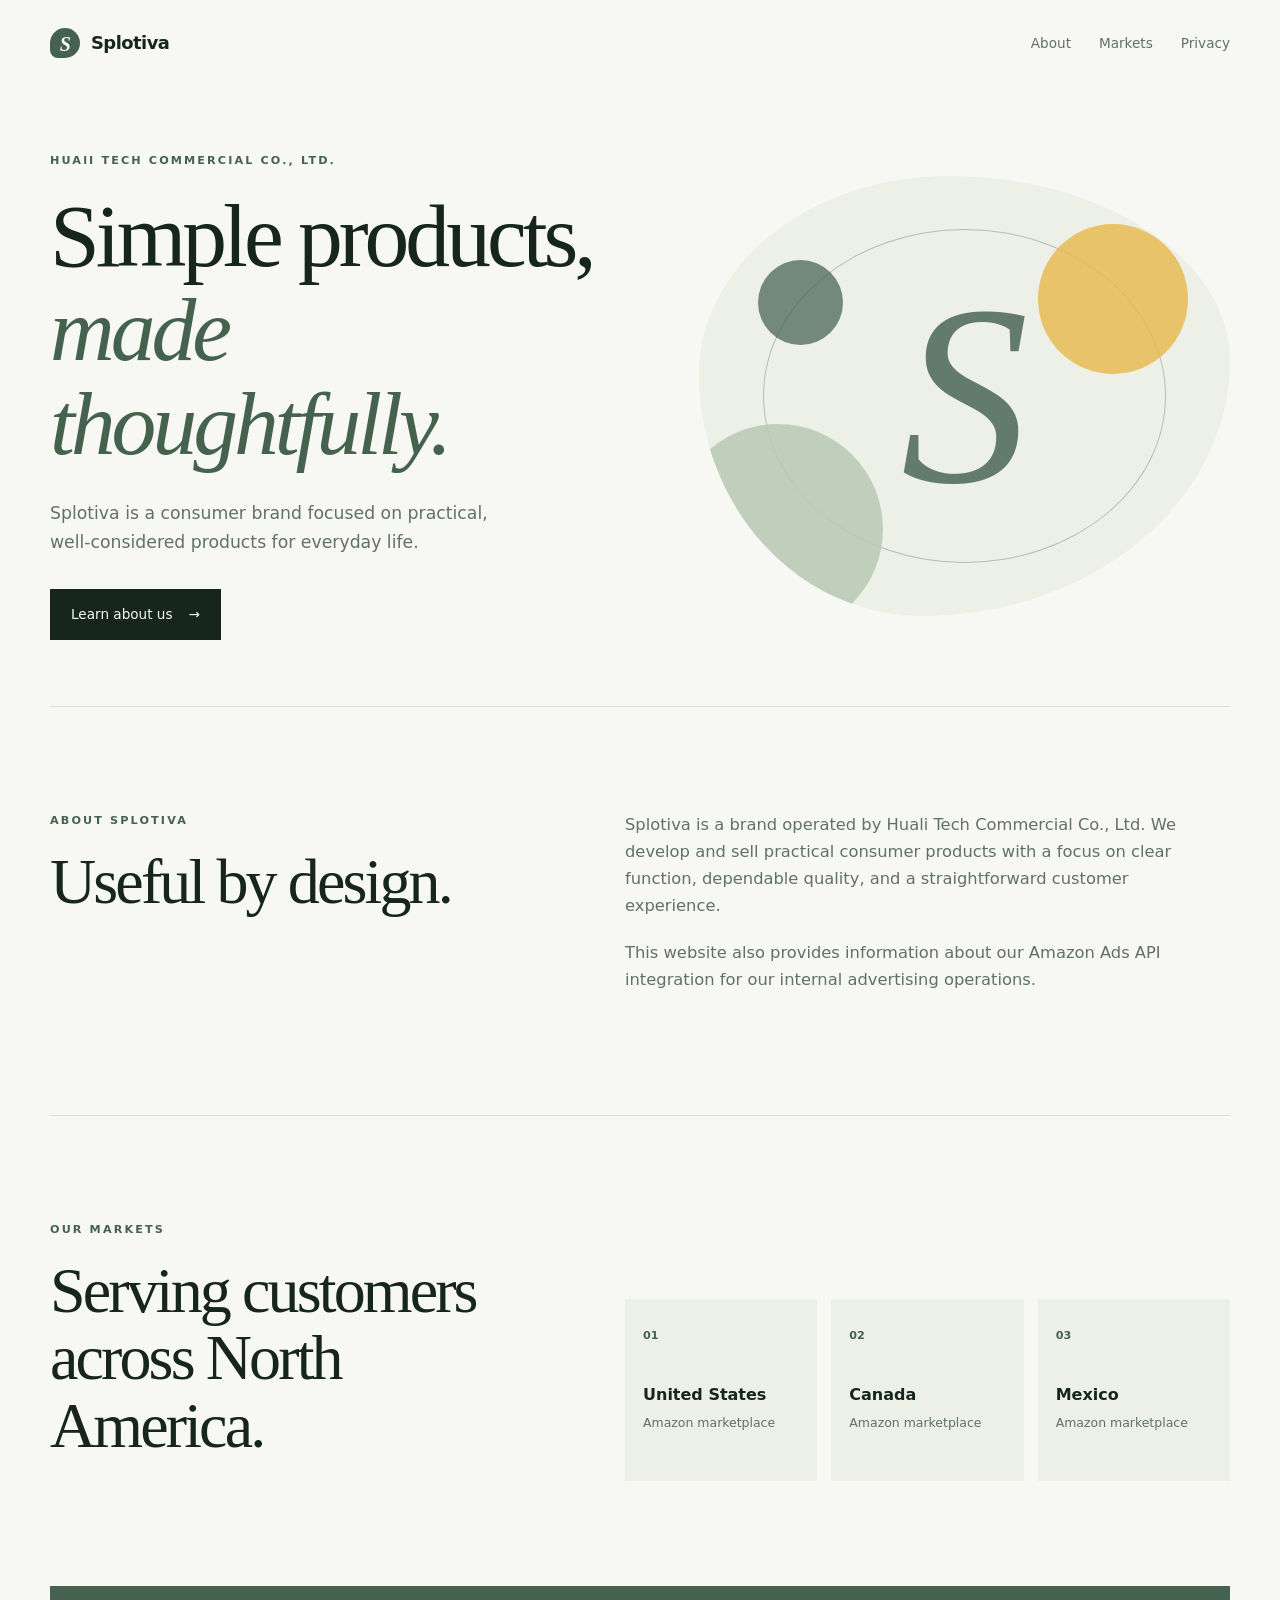
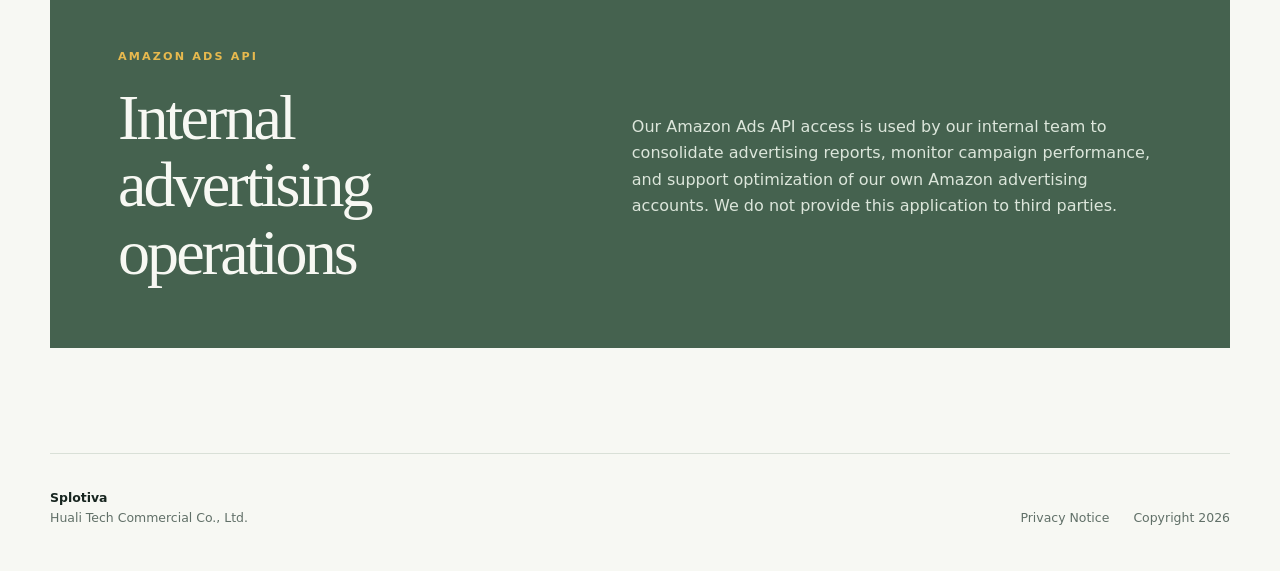
<file: index.html>
<!doctype html>
<html lang="en">
<head>
  <meta charset="utf-8">
  <meta name="viewport" content="width=device-width, initial-scale=1">
  <meta name="description" content="Splotiva — thoughtfully designed products by Huali Tech Commercial Co., Ltd.">
  <title>Splotiva | Huali Tech Commercial Co., Ltd.</title>
  <link rel="stylesheet" href="styles.css">
</head>
<body>
  <header class="site-header">
    <a class="brand" href="index.html" aria-label="Splotiva home">
      <span class="brand-mark">S</span>
      <span>Splotiva</span>
    </a>
    <nav aria-label="Main navigation">
      <a href="#about">About</a>
      <a href="#markets">Markets</a>
      <a href="privacy.html">Privacy</a>
    </nav>
  </header>

  <main>
    <section class="hero">
      <div class="hero-copy">
        <p class="eyebrow">HUAlI TECH COMMERCIAL CO., LTD.</p>
        <h1>Simple products,<br><em>made thoughtfully.</em></h1>
        <p class="hero-text">Splotiva is a consumer brand focused on practical, well-considered products for everyday life.</p>
        <a class="button" href="#about">Learn about us <span aria-hidden="true">→</span></a>
      </div>
      <div class="hero-shape" aria-hidden="true">
        <div class="orb orb-one"></div>
        <div class="orb orb-two"></div>
        <div class="orb orb-three"></div>
        <span class="shape-letter">S</span>
      </div>
    </section>

    <section class="section split" id="about">
      <div>
        <p class="eyebrow">ABOUT SPLOTIVA</p>
        <h2>Useful by design.</h2>
      </div>
      <div class="section-copy">
        <p>Splotiva is a brand operated by Huali Tech Commercial Co., Ltd. We develop and sell practical consumer products with a focus on clear function, dependable quality, and a straightforward customer experience.</p>
        <p>This website also provides information about our Amazon Ads API integration for our internal advertising operations.</p>
      </div>
    </section>

    <section class="section market-section" id="markets">
      <div class="market-heading">
        <p class="eyebrow">OUR MARKETS</p>
        <h2>Serving customers<br>across North America.</h2>
      </div>
      <div class="market-grid">
        <article class="market-card"><span>01</span><h3>United States</h3><p>Amazon marketplace</p></article>
        <article class="market-card"><span>02</span><h3>Canada</h3><p>Amazon marketplace</p></article>
        <article class="market-card"><span>03</span><h3>Mexico</h3><p>Amazon marketplace</p></article>
      </div>
    </section>

    <section class="notice">
      <div>
        <p class="eyebrow">AMAZON ADS API</p>
        <h2>Internal advertising operations</h2>
      </div>
      <p>Our Amazon Ads API access is used by our internal team to consolidate advertising reports, monitor campaign performance, and support optimization of our own Amazon advertising accounts. We do not provide this application to third parties.</p>
    </section>
  </main>

  <footer class="site-footer">
    <div><strong>Splotiva</strong><br>Huali Tech Commercial Co., Ltd.</div>
    <div class="footer-links"><a href="privacy.html">Privacy Notice</a><span>Copyright 2026</span></div>
  </footer>
</body>
</html>
</file>
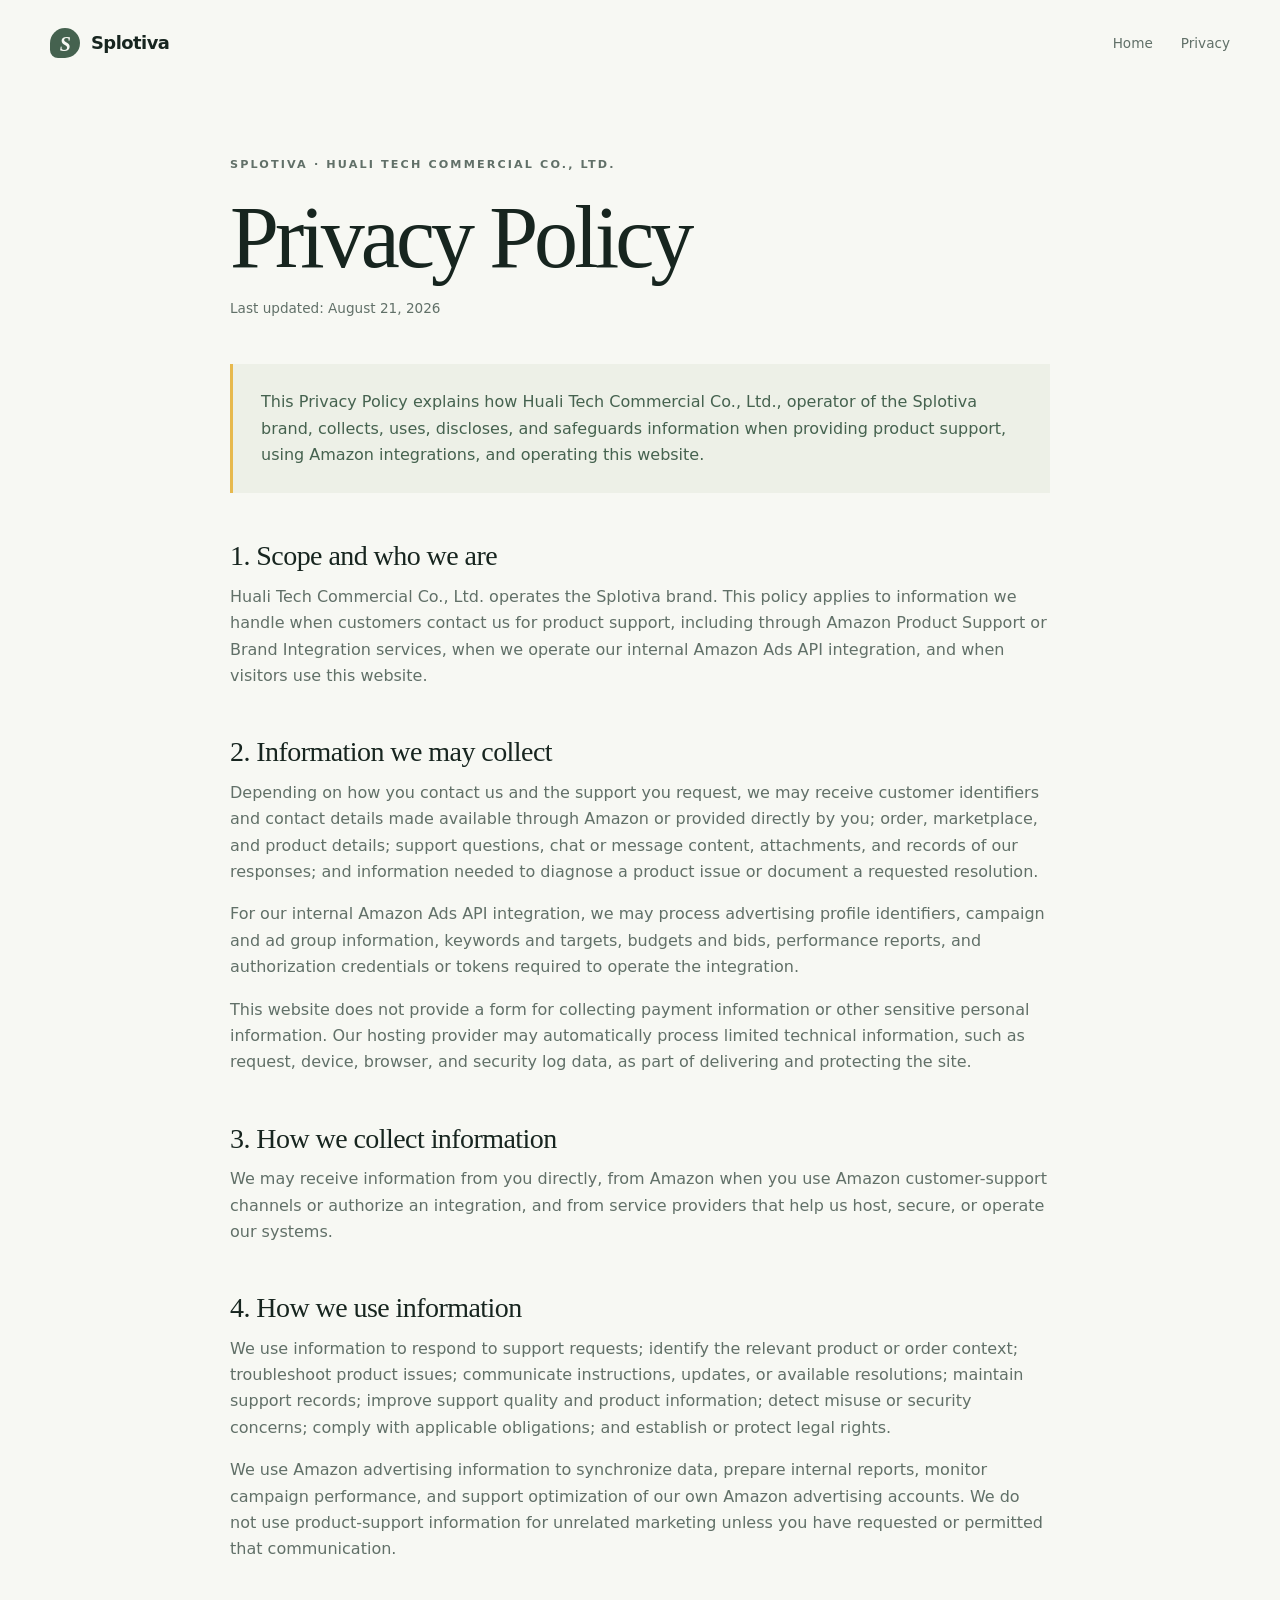
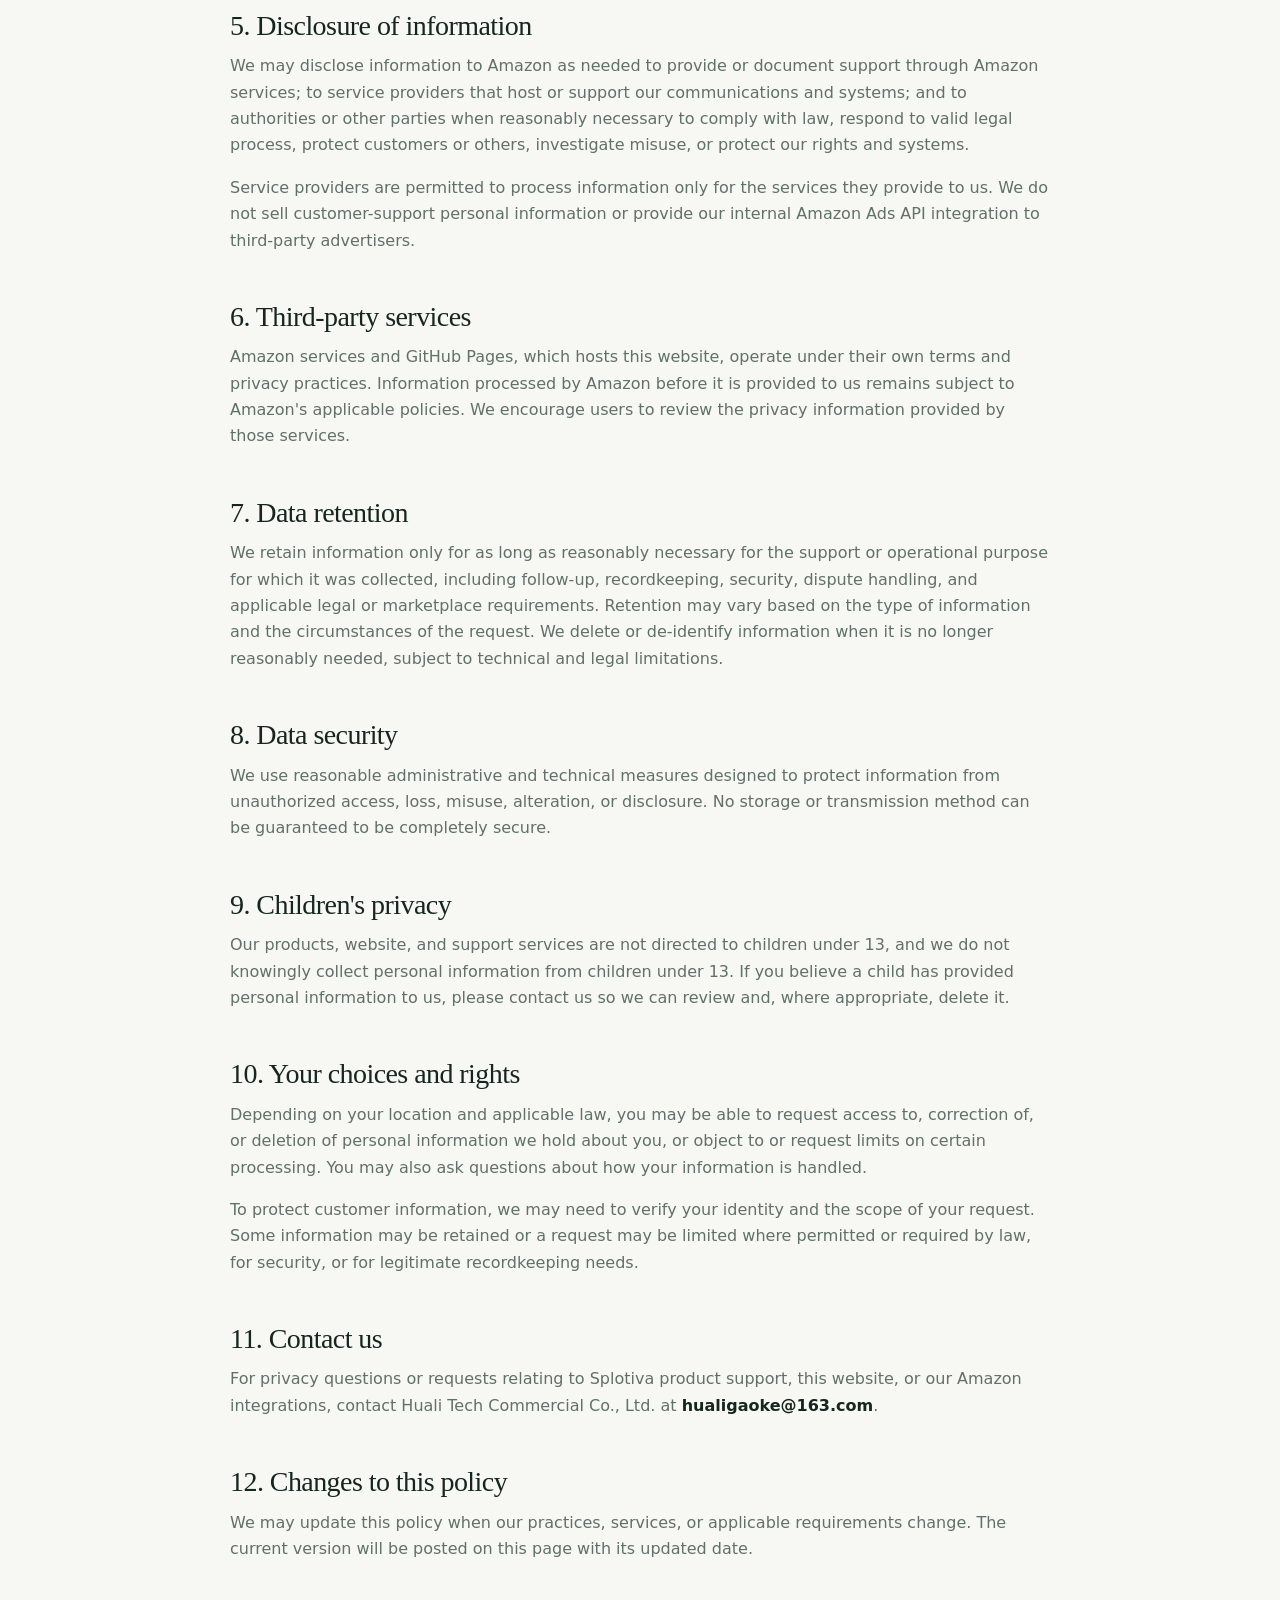
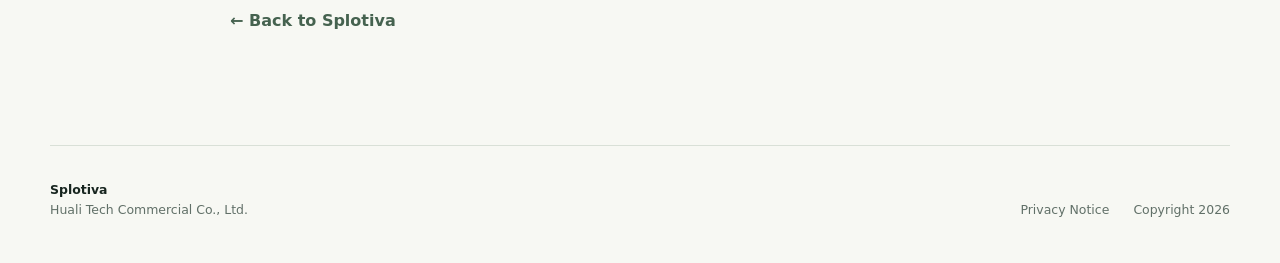
<file: privacy.html>
<!doctype html>
<html lang="en">
<head>
  <meta charset="utf-8">
  <meta name="viewport" content="width=device-width, initial-scale=1">
  <meta name="description" content="Privacy Policy for Splotiva customer support, Amazon integrations, and this website.">
  <title>Privacy Policy | Splotiva</title>
  <link rel="stylesheet" href="styles.css">
</head>
<body>
  <header class="site-header">
    <a class="brand" href="index.html" aria-label="Splotiva home">
      <span class="brand-mark">S</span>
      <span>Splotiva</span>
    </a>
    <nav aria-label="Main navigation">
      <a href="index.html">Home</a>
      <a href="privacy.html" aria-current="page">Privacy</a>
    </nav>
  </header>

  <main class="legal-page">
    <p class="eyebrow">SPLOTIVA · HUALI TECH COMMERCIAL CO., LTD.</p>
    <h1>Privacy Policy</h1>
    <p class="updated">Last updated: August 21, 2026</p>

    <div class="legal-intro">This Privacy Policy explains how Huali Tech Commercial Co., Ltd., operator of the Splotiva brand, collects, uses, discloses, and safeguards information when providing product support, using Amazon integrations, and operating this website.</div>

    <h2>1. Scope and who we are</h2>
    <p>Huali Tech Commercial Co., Ltd. operates the Splotiva brand. This policy applies to information we handle when customers contact us for product support, including through Amazon Product Support or Brand Integration services, when we operate our internal Amazon Ads API integration, and when visitors use this website.</p>

    <h2>2. Information we may collect</h2>
    <p>Depending on how you contact us and the support you request, we may receive customer identifiers and contact details made available through Amazon or provided directly by you; order, marketplace, and product details; support questions, chat or message content, attachments, and records of our responses; and information needed to diagnose a product issue or document a requested resolution.</p>
    <p>For our internal Amazon Ads API integration, we may process advertising profile identifiers, campaign and ad group information, keywords and targets, budgets and bids, performance reports, and authorization credentials or tokens required to operate the integration.</p>
    <p>This website does not provide a form for collecting payment information or other sensitive personal information. Our hosting provider may automatically process limited technical information, such as request, device, browser, and security log data, as part of delivering and protecting the site.</p>

    <h2>3. How we collect information</h2>
    <p>We may receive information from you directly, from Amazon when you use Amazon customer-support channels or authorize an integration, and from service providers that help us host, secure, or operate our systems.</p>

    <h2>4. How we use information</h2>
    <p>We use information to respond to support requests; identify the relevant product or order context; troubleshoot product issues; communicate instructions, updates, or available resolutions; maintain support records; improve support quality and product information; detect misuse or security concerns; comply with applicable obligations; and establish or protect legal rights.</p>
    <p>We use Amazon advertising information to synchronize data, prepare internal reports, monitor campaign performance, and support optimization of our own Amazon advertising accounts. We do not use product-support information for unrelated marketing unless you have requested or permitted that communication.</p>

    <h2>5. Disclosure of information</h2>
    <p>We may disclose information to Amazon as needed to provide or document support through Amazon services; to service providers that host or support our communications and systems; and to authorities or other parties when reasonably necessary to comply with law, respond to valid legal process, protect customers or others, investigate misuse, or protect our rights and systems.</p>
    <p>Service providers are permitted to process information only for the services they provide to us. We do not sell customer-support personal information or provide our internal Amazon Ads API integration to third-party advertisers.</p>

    <h2>6. Third-party services</h2>
    <p>Amazon services and GitHub Pages, which hosts this website, operate under their own terms and privacy practices. Information processed by Amazon before it is provided to us remains subject to Amazon's applicable policies. We encourage users to review the privacy information provided by those services.</p>

    <h2>7. Data retention</h2>
    <p>We retain information only for as long as reasonably necessary for the support or operational purpose for which it was collected, including follow-up, recordkeeping, security, dispute handling, and applicable legal or marketplace requirements. Retention may vary based on the type of information and the circumstances of the request. We delete or de-identify information when it is no longer reasonably needed, subject to technical and legal limitations.</p>

    <h2>8. Data security</h2>
    <p>We use reasonable administrative and technical measures designed to protect information from unauthorized access, loss, misuse, alteration, or disclosure. No storage or transmission method can be guaranteed to be completely secure.</p>

    <h2>9. Children's privacy</h2>
    <p>Our products, website, and support services are not directed to children under 13, and we do not knowingly collect personal information from children under 13. If you believe a child has provided personal information to us, please contact us so we can review and, where appropriate, delete it.</p>

    <h2>10. Your choices and rights</h2>
    <p>Depending on your location and applicable law, you may be able to request access to, correction of, or deletion of personal information we hold about you, or object to or request limits on certain processing. You may also ask questions about how your information is handled.</p>
    <p>To protect customer information, we may need to verify your identity and the scope of your request. Some information may be retained or a request may be limited where permitted or required by law, for security, or for legitimate recordkeeping needs.</p>

    <h2>11. Contact us</h2>
    <p>For privacy questions or requests relating to Splotiva product support, this website, or our Amazon integrations, contact Huali Tech Commercial Co., Ltd. at <strong>hualigaoke@163.com</strong>.</p>

    <h2>12. Changes to this policy</h2>
    <p>We may update this policy when our practices, services, or applicable requirements change. The current version will be posted on this page with its updated date.</p>

    <a class="back-link" href="index.html">← Back to Splotiva</a>
  </main>

  <footer class="site-footer">
    <div><strong>Splotiva</strong><br>Huali Tech Commercial Co., Ltd.</div>
    <div class="footer-links"><a href="privacy.html">Privacy Notice</a><span>Copyright 2026</span></div>
  </footer>
</body>
</html>
</file>
<file: styles.css>
:root {
  --ink: #17251f;
  --muted: #617068;
  --paper: #f7f8f3;
  --cream: #edf0e7;
  --sage: #b8c9b4;
  --moss: #45624f;
  --yellow: #e7b94e;
  --line: #d9e0d7;
  --serif: Georgia, 'Times New Roman', serif;
  --sans: Inter, ui-sans-serif, system-ui, -apple-system, BlinkMacSystemFont, 'Segoe UI', sans-serif;
}

* { box-sizing: border-box; }
html { scroll-behavior: smooth; }
body { margin: 0; color: var(--ink); background: var(--paper); font-family: var(--sans); line-height: 1.65; }
a { color: inherit; }
.site-header { width: min(1180px, calc(100% - 48px)); margin: 0 auto; padding: 28px 0; display: flex; align-items: center; justify-content: space-between; }
.brand { display: inline-flex; align-items: center; gap: 11px; text-decoration: none; font-weight: 800; letter-spacing: -.03em; font-size: 1.12rem; }
.brand-mark { display: grid; place-items: center; width: 30px; height: 30px; color: var(--paper); background: var(--moss); border-radius: 50% 50% 50% 8px; font-family: var(--serif); font-style: italic; font-size: 1.25rem; }
nav { display: flex; gap: 28px; font-size: .85rem; color: var(--muted); }
nav a, .footer-links a { text-decoration: none; }
nav a:hover, .footer-links a:hover, .back-link:hover { color: var(--moss); }
.hero { width: min(1180px, calc(100% - 48px)); min-height: 620px; margin: 0 auto; display: grid; grid-template-columns: 1fr .9fr; align-items: center; gap: 60px; }
.eyebrow { margin: 0 0 18px; color: var(--moss); font-size: .7rem; font-weight: 800; letter-spacing: .19em; }
h1, h2, h3, p { margin-top: 0; }
h1, h2 { font-family: var(--serif); font-weight: 400; letter-spacing: -.045em; line-height: 1.05; }
.hero h1 { margin-bottom: 28px; font-size: clamp(3.6rem, 7vw, 6.8rem); }
h1 em { color: var(--moss); font-style: italic; }
.hero-text { max-width: 440px; margin-bottom: 33px; color: var(--muted); font-size: 1.08rem; }
.button { display: inline-flex; align-items: center; gap: 16px; padding: 14px 21px; color: var(--paper); background: var(--ink); text-decoration: none; font-size: .85rem; transition: transform .2s ease, background .2s ease; }
.button:hover { background: var(--moss); transform: translateY(-2px); }
.hero-shape { position: relative; min-height: 440px; overflow: hidden; background: var(--cream); border-radius: 47% 53% 58% 42% / 45% 42% 58% 55%; }
.hero-shape::before { position: absolute; content: ''; inset: 12% 12% 12% 12%; border: 1px solid rgba(69, 98, 79, .35); border-radius: 50%; }
.shape-letter { position: absolute; inset: 0; display: grid; place-items: center; color: var(--moss); font-family: var(--serif); font-size: 16rem; font-style: italic; opacity: .82; }
.orb { position: absolute; border-radius: 50%; filter: blur(.2px); }
.orb-one { width: 150px; height: 150px; top: 11%; right: 8%; background: var(--yellow); opacity: .82; }
.orb-two { width: 210px; height: 210px; bottom: -4%; left: -5%; background: var(--sage); opacity: .84; }
.orb-three { width: 85px; height: 85px; top: 19%; left: 11%; background: var(--moss); opacity: .72; }
.section { width: min(1180px, calc(100% - 48px)); margin: 0 auto; padding: 105px 0; border-top: 1px solid var(--line); }
.split { display: grid; grid-template-columns: .9fr 1.1fr; gap: 80px; }
h2 { margin-bottom: 22px; font-size: clamp(2.6rem, 5vw, 4.8rem); }
.section-copy { max-width: 570px; color: var(--muted); font-size: 1.02rem; }
.section-copy p + p { margin-top: 20px; }
.market-section { display: grid; grid-template-columns: .9fr 1.1fr; gap: 80px; }
.market-grid { display: grid; grid-template-columns: repeat(3, 1fr); gap: 14px; align-self: end; }
.market-card { min-height: 182px; padding: 22px 18px; background: var(--cream); }
.market-card span { color: var(--moss); font-size: .7rem; font-weight: 800; }
.market-card h3 { margin: 35px 0 4px; font-size: 1rem; }
.market-card p { color: var(--muted); font-size: .78rem; }
.notice { width: min(1180px, calc(100% - 48px)); margin: 0 auto 105px; padding: 62px 68px; display: grid; grid-template-columns: .9fr 1.1fr; gap: 80px; color: var(--paper); background: var(--moss); }
.notice .eyebrow { color: var(--yellow); }
.notice h2 { margin-bottom: 0; }
.notice > p { align-self: center; margin: 0; color: #dce6db; }
.site-footer { width: min(1180px, calc(100% - 48px)); margin: 0 auto; padding: 34px 0 42px; border-top: 1px solid var(--line); display: flex; align-items: end; justify-content: space-between; color: var(--muted); font-size: .78rem; }
.site-footer strong { color: var(--ink); }
.footer-links { display: flex; gap: 24px; }
.legal-page { width: min(820px, calc(100% - 48px)); margin: 70px auto 110px; }
.legal-page h1 { margin-bottom: 12px; font-size: clamp(3rem, 7vw, 5.5rem); }
.updated { color: var(--muted); font-size: .85rem; }
.legal-intro { margin: 45px 0; padding: 25px 28px; border-left: 3px solid var(--yellow); background: var(--cream); color: var(--moss); }
.legal-page h2 { margin: 48px 0 13px; font-size: 1.75rem; letter-spacing: -.02em; }
.legal-page p { color: var(--muted); }
.legal-page strong { color: var(--ink); overflow-wrap: anywhere; }
.back-link { display: inline-block; margin-top: 30px; color: var(--moss); font-weight: 700; text-decoration: none; }

@media (max-width: 760px) {
  .site-header, .hero, .section, .notice, .site-footer, .legal-page { width: min(100% - 34px, 600px); }
  .site-header { padding: 20px 0; }
  nav { gap: 15px; }
  .hero { display: block; min-height: auto; padding: 75px 0 82px; }
  .hero-shape { min-height: 330px; margin-top: 55px; }
  .shape-letter { font-size: 11rem; }
  .split, .market-section, .notice { display: block; }
  .section { padding: 75px 0; }
  .split .section-copy { margin-top: 38px; }
  .market-grid { margin-top: 40px; }
  .market-card { min-height: 155px; padding: 17px 12px; }
  .market-card h3 { margin-top: 28px; font-size: .9rem; }
  .notice { margin-bottom: 75px; padding: 42px 28px; }
  .notice > p { margin-top: 30px; }
  .site-footer { gap: 22px; align-items: start; }
  .footer-links { display: block; text-align: right; }
  .footer-links span { display: block; margin-top: 8px; }
  .legal-page { margin-top: 45px; }
}
</file>
